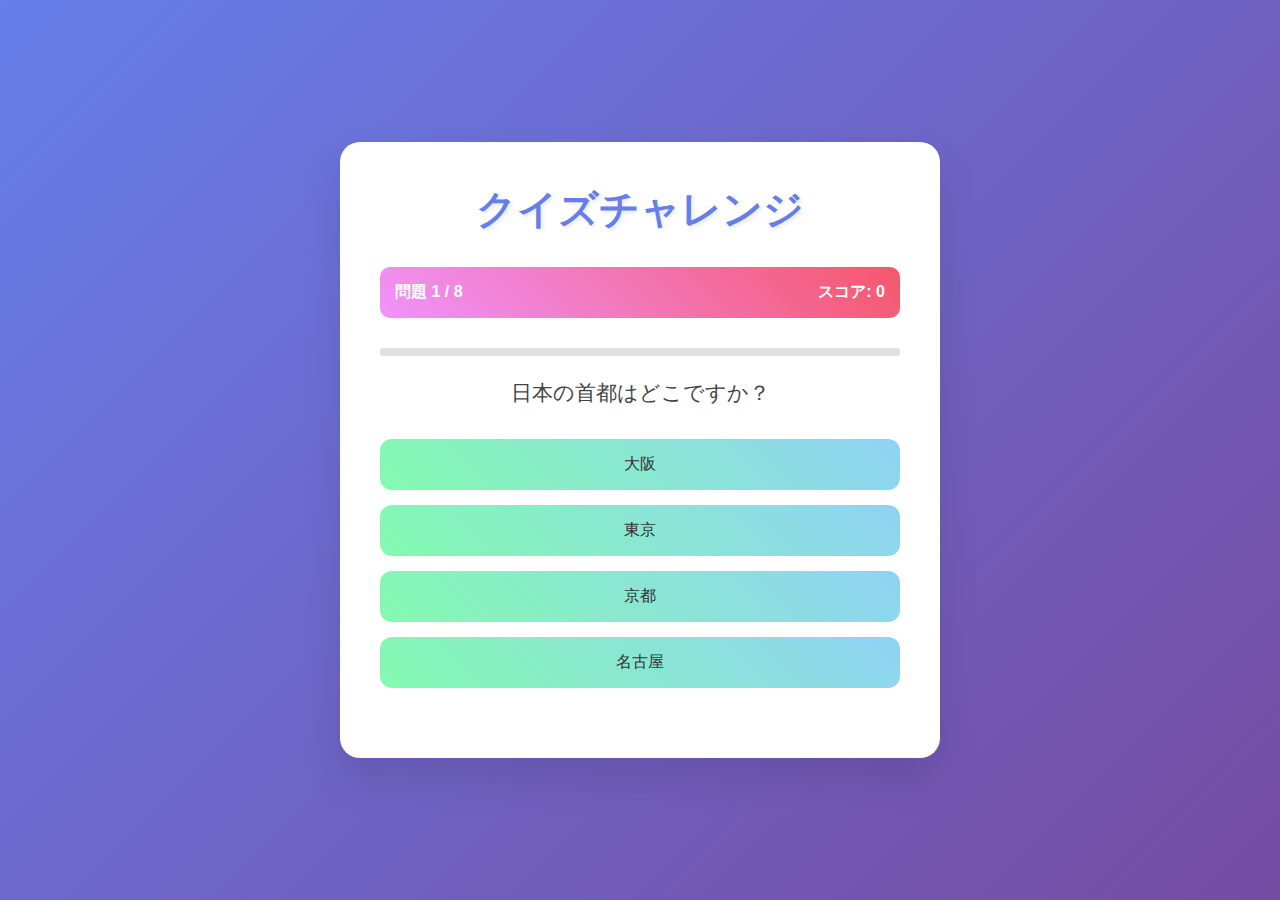
<file: index.html>
<!DOCTYPE html>
<html lang="ja">
<head>
    <meta charset="UTF-8">
    <meta name="viewport" content="width=device-width, initial-scale=1.0">
    <title>シンプルクイズアプリ</title>
    <link rel="stylesheet" href="style.css">
</head>
<body>
    <div class="container">
        <h1> クイズチャレンジ</h1>
        
        <div class="quiz-content">
            <div class="quiz-info">
                <span>問題 <span id="current-question">1</span> / <span id="total-questions">5</span></span>
                <span>スコア: <span id="score">0</span></span>
            </div>
            
            <div class="progress-bar">
                <div class="progress-fill" id="progress"></div>
            </div>
            
            <div class="question" id="question"></div>
            
            <div class="answers" id="answers"></div>
            
            <button class="next-btn" id="next-btn" onclick="nextQuestion()">次の問題へ</button>
        </div>
        
        <div class="result" id="result">
            <h2>🎉 クイズ完了！</h2>
            <div class="score" id="final-score"></div>
            <div class="message" id="result-message"></div>
            <button class="restart-btn" onclick="restartQuiz()">もう一度チャレンジ</button>
        </div>
    </div>

    <script src="script.js"></script>
</body>
</html>
</file>
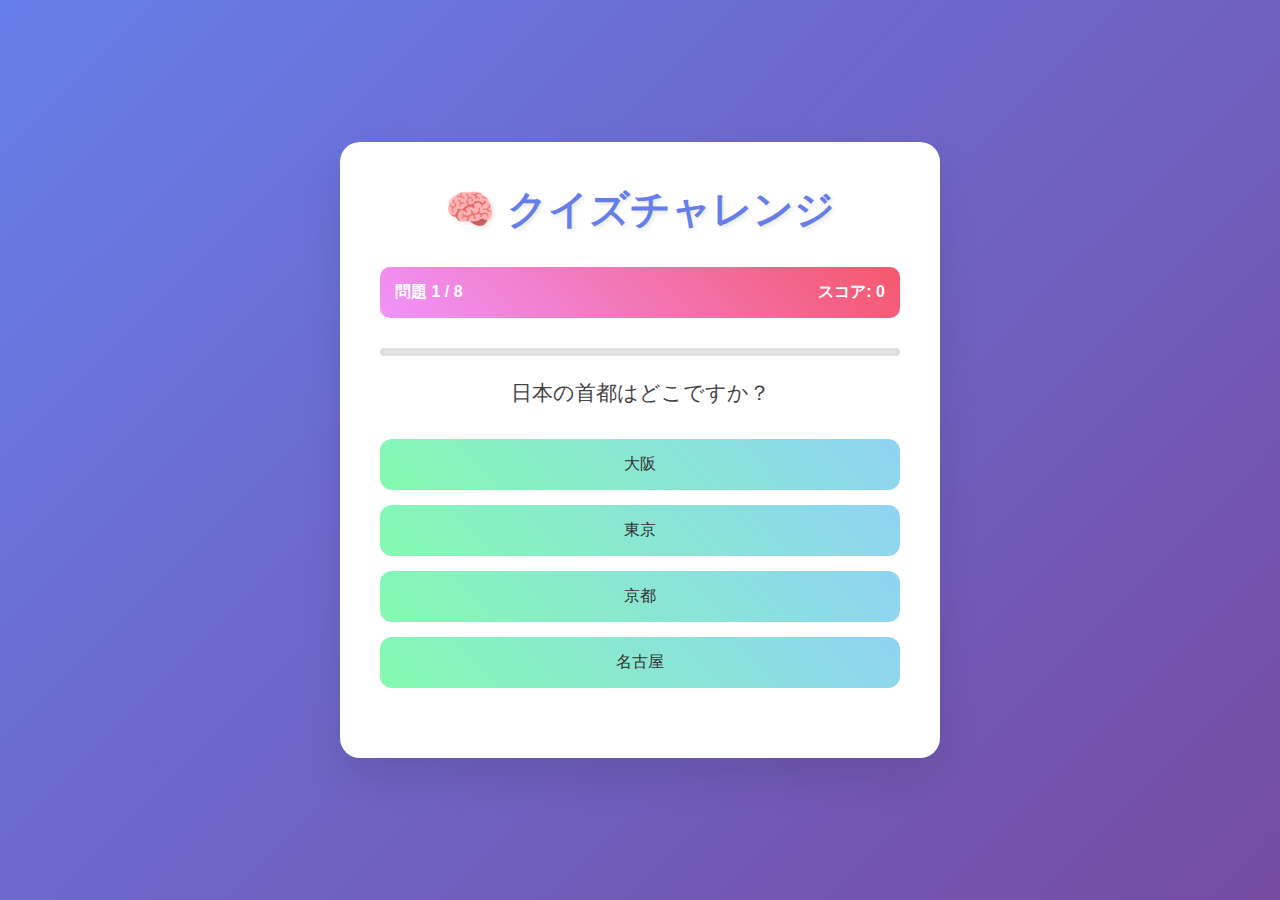
<file: quiz_html.html>
<!DOCTYPE html>
<html lang="ja">
<head>
    <meta charset="UTF-8">
    <meta name="viewport" content="width=device-width, initial-scale=1.0">
    <title>シンプルクイズアプリ</title>
    <link rel="stylesheet" href="style.css">
</head>
<body>
    <div class="container">
        <h1>🧠 クイズチャレンジ</h1>
        
        <div class="quiz-content">
            <div class="quiz-info">
                <span>問題 <span id="current-question">1</span> / <span id="total-questions">5</span></span>
                <span>スコア: <span id="score">0</span></span>
            </div>
            
            <div class="progress-bar">
                <div class="progress-fill" id="progress"></div>
            </div>
            
            <div class="question" id="question"></div>
            
            <div class="answers" id="answers"></div>
            
            <button class="next-btn" id="next-btn" onclick="nextQuestion()">次の問題へ</button>
        </div>
        
        <div class="result" id="result">
            <h2>🎉 クイズ完了！</h2>
            <div class="score" id="final-score"></div>
            <div class="message" id="result-message"></div>
            <button class="restart-btn" onclick="restartQuiz()">もう一度チャレンジ</button>
        </div>
    </div>

    <script src="script.js"></script>
</body>
</html>
</file>
<file: style.css>
* {
    margin: 0;
    padding: 0;
    box-sizing: border-box;
}

body {
    font-family: 'Arial', sans-serif;
    background: linear-gradient(135deg, #667eea 0%, #764ba2 100%);
    min-height: 100vh;
    display: flex;
    align-items: center;
    justify-content: center;
    color: #333;
}

.container {
    background: white;
    border-radius: 20px;
    box-shadow: 0 20px 40px rgba(0,0,0,0.1);
    padding: 40px;
    max-width: 600px;
    width: 90%;
    text-align: center;
    transition: transform 0.3s ease;
}

.container:hover {
    transform: translateY(-5px);
}

h1 {
    color: #667eea;
    margin-bottom: 30px;
    font-size: 2.5em;
    text-shadow: 2px 2px 4px rgba(0,0,0,0.1);
}

.quiz-info {
    display: flex;
    justify-content: space-between;
    margin-bottom: 30px;
    background: linear-gradient(45deg, #f093fb 0%, #f5576c 100%);
    padding: 15px;
    border-radius: 10px;
    color: white;
    font-weight: bold;
}

.question {
    font-size: 1.3em;
    margin-bottom: 30px;
    line-height: 1.6;
    color: #444;
}

.answers {
    display: grid;
    gap: 15px;
    margin-bottom: 30px;
}

.answer-btn {
    background: linear-gradient(45deg, #84fab0 0%, #8fd3f4 100%);
    border: none;
    padding: 15px 20px;
    border-radius: 12px;
    font-size: 1em;
    cursor: pointer;
    transition: all 0.3s ease;
    color: #333;
    font-weight: 500;
}

.answer-btn:hover {
    transform: translateY(-3px);
    box-shadow: 0 10px 20px rgba(0,0,0,0.15);
    background: linear-gradient(45deg, #8fd3f4 0%, #84fab0 100%);
}

.answer-btn:active {
    transform: translateY(0);
}

.answer-btn.correct {
    background: linear-gradient(45deg, #56ab2f 0%, #a8e6cf 100%);
    animation: correctPulse 0.6s ease;
}

.answer-btn.incorrect {
    background: linear-gradient(45deg, #ff416c 0%, #ff4b2b 100%);
    color: white;
    animation: incorrectShake 0.6s ease;
}

@keyframes correctPulse {
    0%, 100% { transform: scale(1); }
    50% { transform: scale(1.05); }
}

@keyframes incorrectShake {
    0%, 100% { transform: translateX(0); }
    25% { transform: translateX(-10px); }
    75% { transform: translateX(10px); }
}

.next-btn {
    background: linear-gradient(45deg, #667eea 0%, #764ba2 100%);
    color: white;
    border: none;
    padding: 12px 30px;
    border-radius: 25px;
    font-size: 1em;
    cursor: pointer;
    transition: all 0.3s ease;
    display: none;
    margin: 0 auto;
}

.next-btn:hover {
    transform: translateY(-2px);
    box-shadow: 0 5px 15px rgba(0,0,0,0.2);
}

.result {
    display: none;
}

.score {
    font-size: 3em;
    margin: 20px 0;
    background: linear-gradient(45deg, #f093fb 0%, #f5576c 100%);
    -webkit-background-clip: text;
    -webkit-text-fill-color: transparent;
    background-clip: text;
    font-weight: bold;
}

.message {
    font-size: 1.2em;
    margin: 20px 0;
    color: #666;
}

.restart-btn {
    background: linear-gradient(45deg, #11998e 0%, #38ef7d 100%);
    color: white;
    border: none;
    padding: 15px 40px;
    border-radius: 25px;
    font-size: 1em;
    cursor: pointer;
    transition: all 0.3s ease;
    margin-top: 20px;
}

.restart-btn:hover {
    transform: translateY(-3px);
    box-shadow: 0 10px 25px rgba(0,0,0,0.2);
}

.progress-bar {
    background: #e0e0e0;
    height: 8px;
    border-radius: 4px;
    margin-bottom: 20px;
    overflow: hidden;
}

.progress-fill {
    background: linear-gradient(45deg, #667eea 0%, #764ba2 100%);
    height: 100%;
    border-radius: 4px;
    transition: width 0.5s ease;
}
</file>
